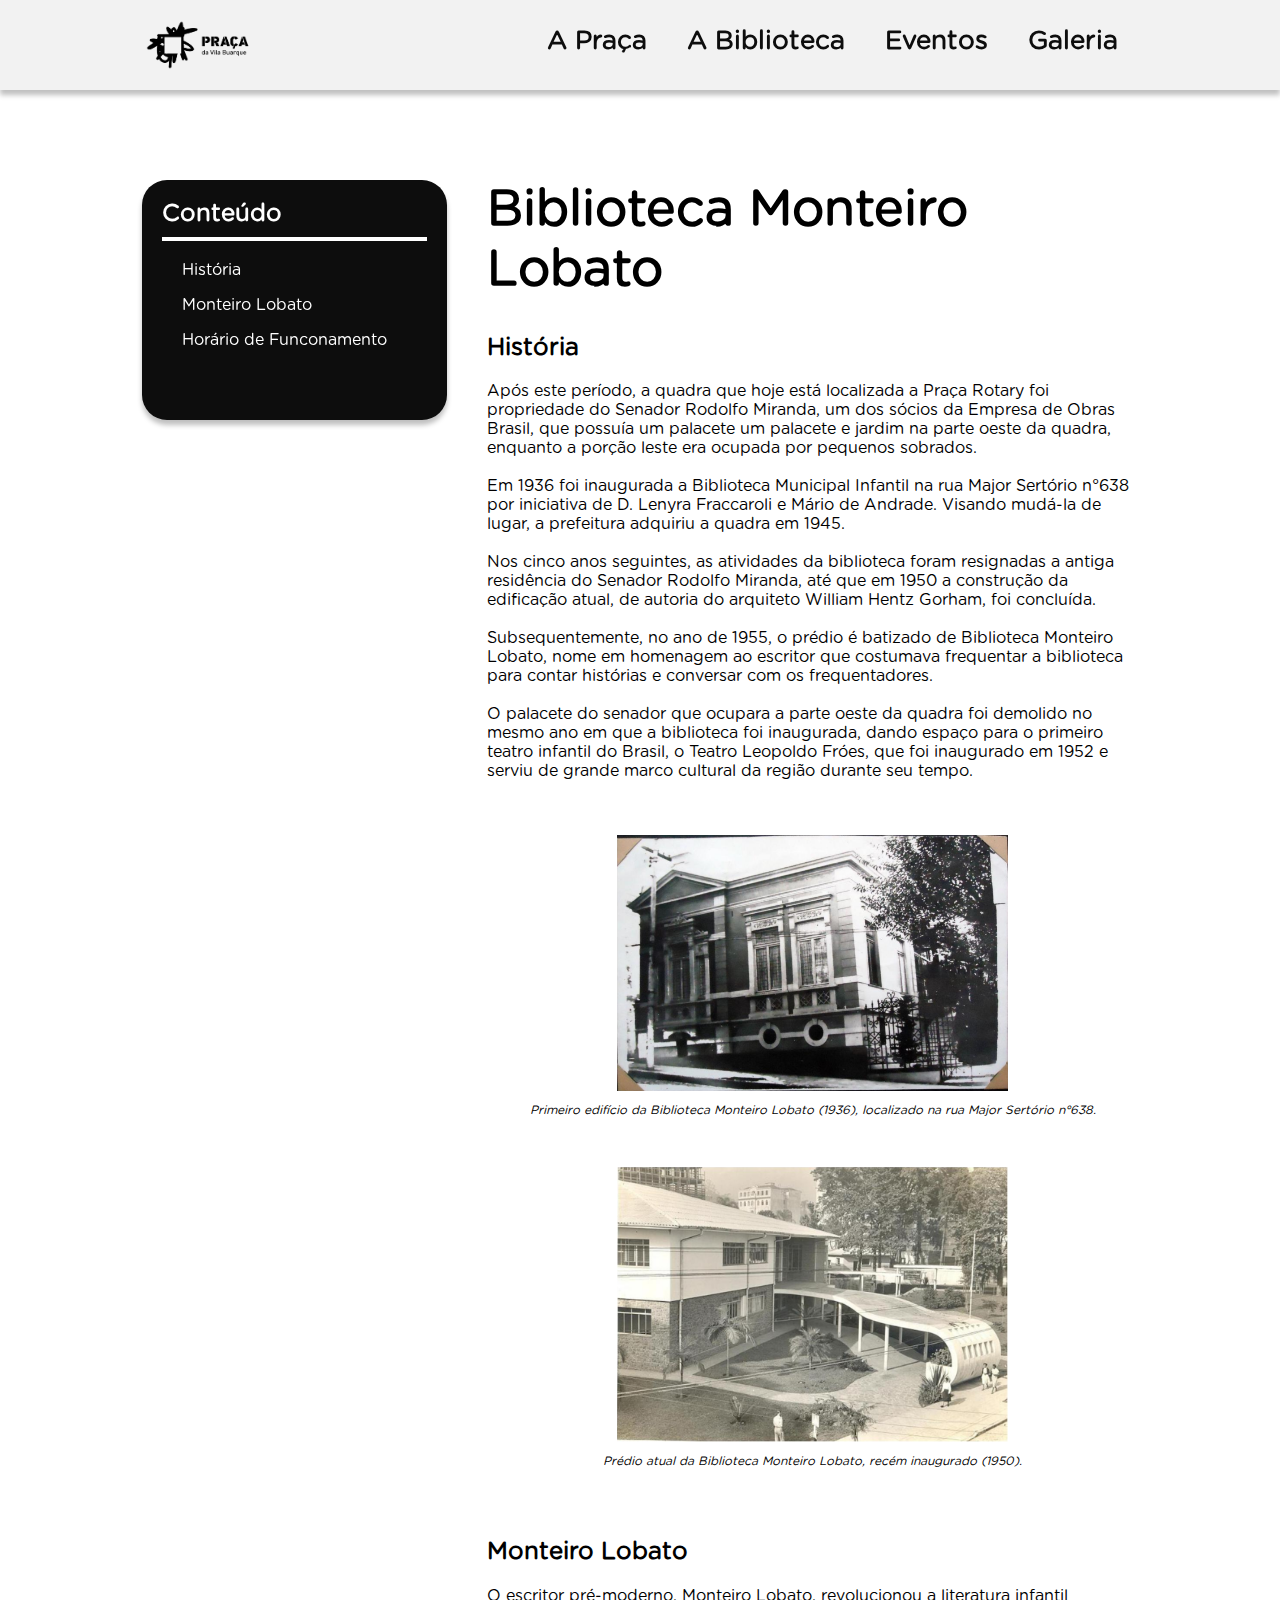
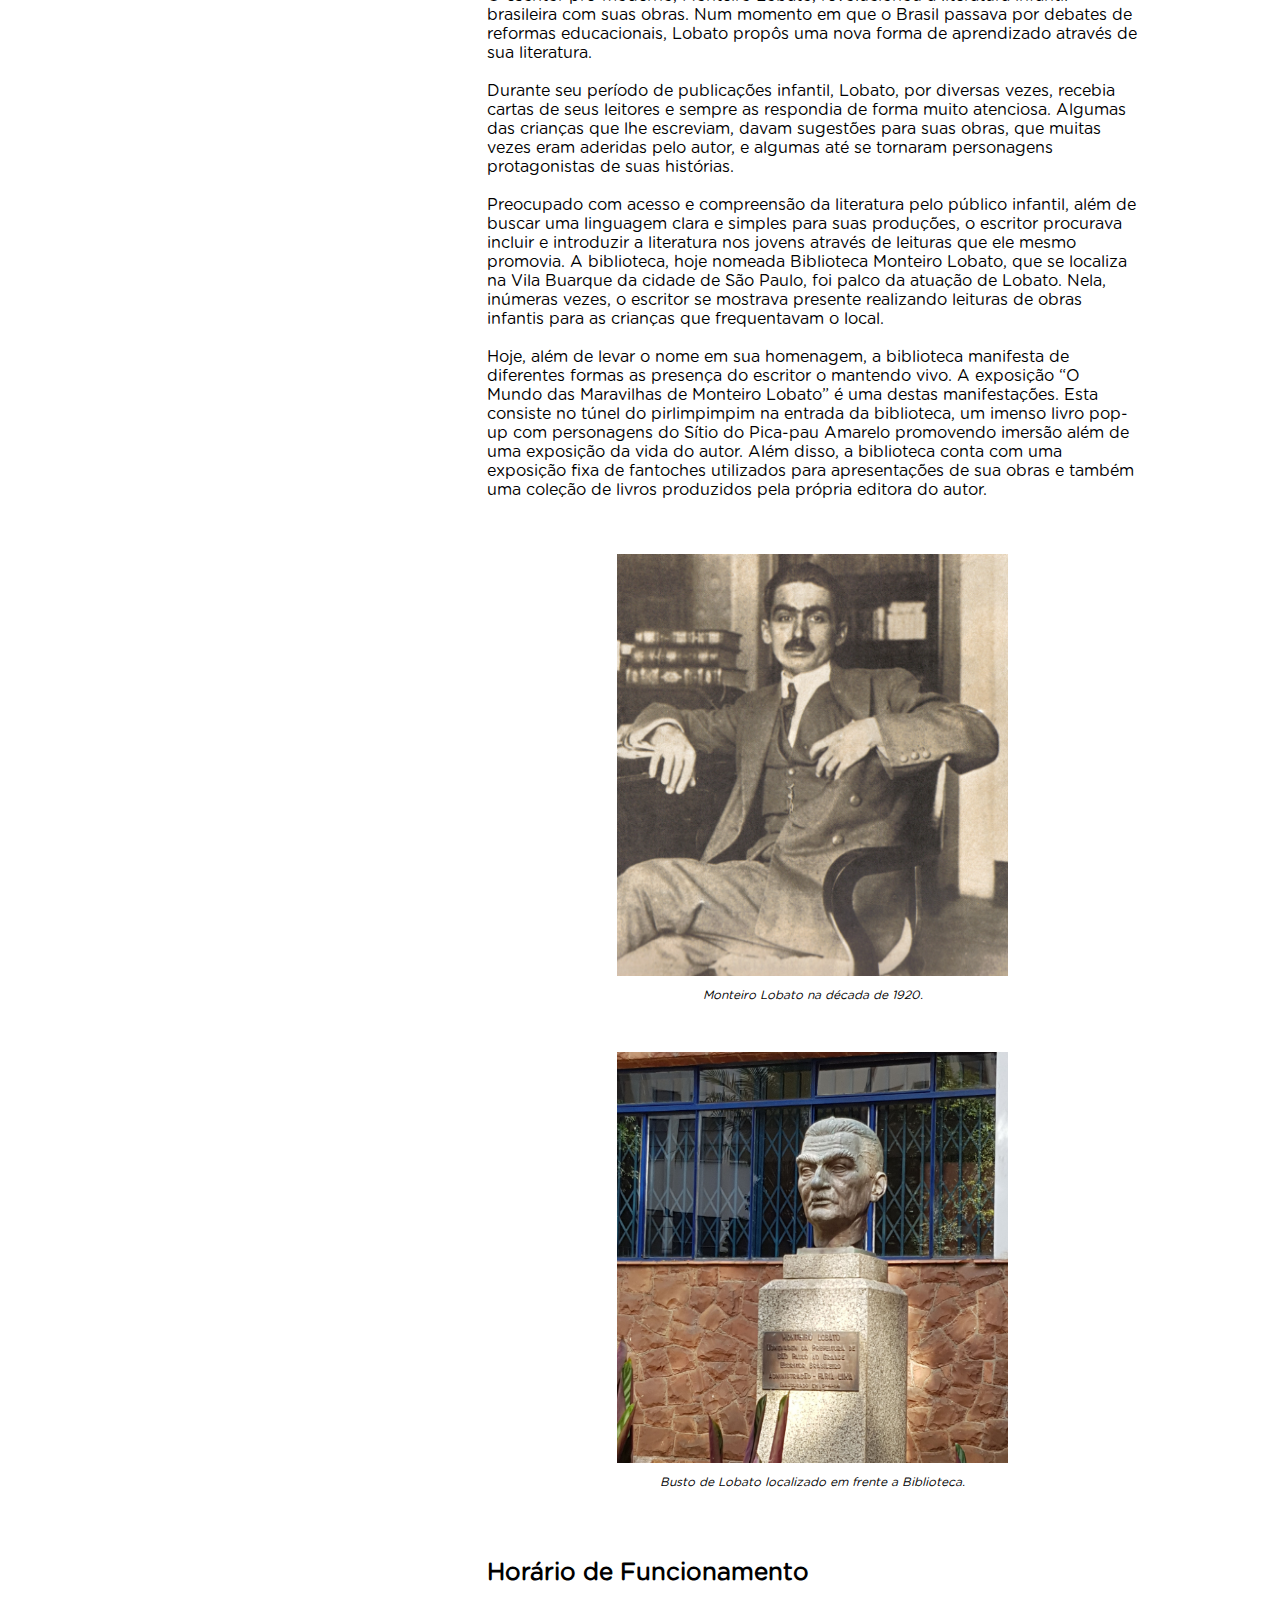
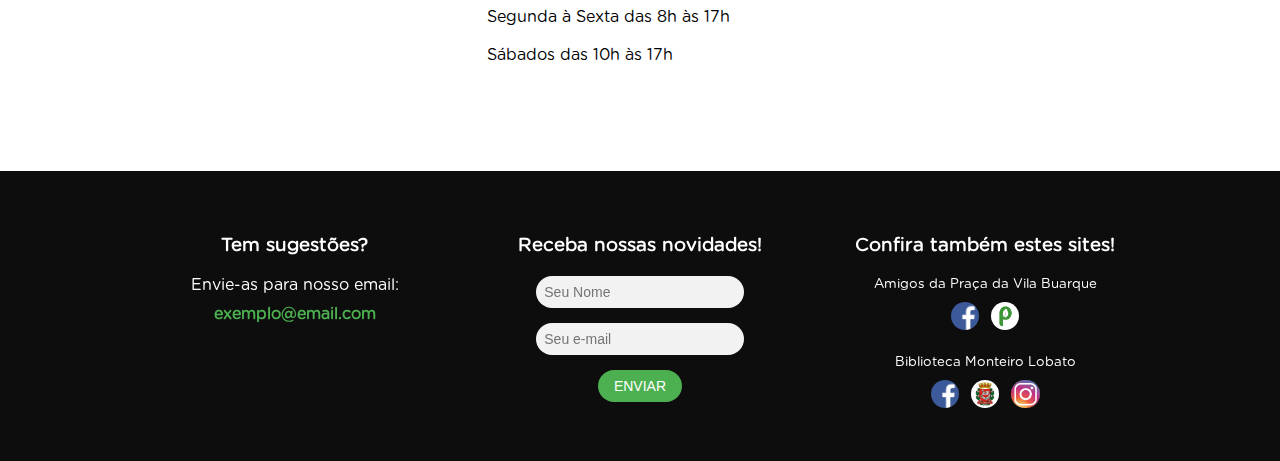
<file: biblioteca.html>
<html>
	<head>
		<title>Praça da Vila Buarque</title>
		<link rel="stylesheet" type="text/CSS" href="estilo.css">
		<meta lange="pt-BR" />
		<meta charset="utf-8"/>
	</head>

  <body>
		<div class="grid">

			<header></header>

			<div class="headermenu">
					<ul class="navigation-menu">

						<div class="headerlogo">
							<li><a href="index.html"><img id="logo" src="assets/Logo.png"></a></li>
						</div>

						<div class="headerlinks">
							<li>
								<a href="praca.html">A Praça</a>
								<ul class="navigation-sub-menu">
									<li><a href="praca.html#praca_historia">História</a></li>
									<li><a href="praca.html#praca_como">Como Chegar</a></li>
									<li><a href="praca.html#praca_horario">Horário de Funcionamento</a></li>
								</ul>
							</li>

							<li>
								<a href="biblioteca.html">A Biblioteca</a>
								<ul class="navigation-sub-menu">
									<li><a href="biblioteca.html#biblioteca_historia">História</a></li>
									<li><a href="biblioteca.html#biblioteca_lobato">Monteiro Lobato</a></li>
									<li><a href="biblioteca.html#biblioteca_horario">Horário de Funcionamento</a></li>
								</ul>
							</li>

							<li>
								<a href="">Eventos</a>
								<ul class="navigation-sub-menu">
									<li><a href="">Linha do Tempo</a></li>
									<li><a href="">Divulgue seu evento!</a></li>
								</ul>
							</li>

							<li>
								<a href="">Galeria</a>
								<ul class="navigation-sub-menu">
									<li><a href="galeria 1.html">Eventos Passados</a></li>
									<li><a href="galeria 2.html">Fotos Históricas</a></li>
									<li><a href="galeria 3.html">Praça</a></li>
									<li><a href="galeria 4.html">Biblioteca</a></li>
								</ul>
							</li>

						</div>
					</ul>
				</div>



			<div class="Sidebar">
				<h2> Conteúdo </h2>
				<p><a href="#biblioteca_historia">História</a></p>
				<p><a href="#biblioteca_lobato">Monteiro Lobato</a></p>
				<p><a href="#biblioteca_horario">Horário de Funconamento</a></p>
			</div>


			<div class="Conteudo">
				<h1> Biblioteca Monteiro Lobato </h1>
				<h2 id="biblioteca_historia"> História </h2>
				<p>
					Após este período, a quadra que hoje está localizada a Praça Rotary foi propriedade do Senador Rodolfo Miranda, um dos sócios da Empresa de Obras Brasil, que possuía um palacete um palacete e jardim na parte oeste da quadra, enquanto a porção leste era ocupada por pequenos sobrados.
					<br><br>
					Em 1936 foi inaugurada a Biblioteca Municipal Infantil na rua Major Sertório n°638 por iniciativa de D. Lenyra Fraccaroli e Mário de Andrade. Visando mudá-la de lugar, a prefeitura adquiriu a quadra em 1945.
					<br><br>
					Nos cinco anos seguintes, as atividades da biblioteca foram resignadas a antiga residência do Senador Rodolfo Miranda, até que em 1950 a construção da edificação atual, de autoria do arquiteto William Hentz Gorham, foi concluída.
					<br><br>
					Subsequentemente, no ano de 1955, o prédio é batizado de Biblioteca Monteiro Lobato, nome em homenagem ao escritor que costumava frequentar a biblioteca para contar histórias e conversar com os frequentadores.
					<br><br>
					O palacete do senador que ocupara a parte oeste da quadra foi demolido no mesmo ano em que a biblioteca foi inaugurada, dando espaço para o primeiro teatro infantil do Brasil, o Teatro Leopoldo Fróes, que foi inaugurado em 1952 e serviu de grande marco cultural da região durante seu tempo.
				</p>
				<br><br>
				<img id="imagemhistoria" src="assets/Biblioteca 1.png">
				<p id="legenda"> Primeiro edifício da Biblioteca Monteiro Lobato (1936), localizado na rua Major Sertório n°638. </p>
				<br><br>
				<img id="imagemhistoria" src="assets/Biblioteca 2.png">
				<p id="legenda">Prédio atual da Biblioteca Monteiro Lobato, recém inaugurado (1950).</p>
				<br><br>
				<h2 id="biblioteca_lobato"> Monteiro Lobato </h2>
				<p>
					O escritor pré-moderno, Monteiro Lobato, revolucionou a literatura infantil brasileira com suas obras. Num momento em que o Brasil passava por debates de reformas educacionais, Lobato propôs uma nova forma de aprendizado através de sua literatura.
					<br><br>
					Durante seu período de publicações infantil, Lobato, por diversas vezes, recebia cartas de seus leitores e sempre  as respondia de forma muito atenciosa. Algumas das crianças que lhe escreviam, davam sugestões para suas obras, que muitas vezes eram aderidas pelo autor, e algumas até se tornaram personagens protagonistas de suas histórias.
					<br><br>
					Preocupado com  acesso e compreensão da literatura pelo público infantil, além de buscar uma linguagem clara e simples para suas produções, o escritor procurava incluir e introduzir a literatura nos jovens através de leituras que ele mesmo promovia. A biblioteca, hoje nomeada Biblioteca Monteiro Lobato, que se localiza na Vila Buarque da cidade de São Paulo, foi palco da atuação de Lobato. Nela, inúmeras vezes, o escritor se mostrava presente realizando leituras de obras infantis para as crianças que frequentavam o local.
					<br><br>
					Hoje, além de levar o nome em sua homenagem, a biblioteca manifesta de diferentes formas as presença do escritor o mantendo vivo. A exposição “O Mundo das Maravilhas de Monteiro Lobato” é uma destas manifestações. Esta consiste no túnel do pirlimpimpim na entrada da biblioteca, um imenso livro pop-up com personagens do Sítio do Pica-pau Amarelo promovendo imersão  além de uma exposição da vida do autor. Além disso, a biblioteca conta com uma exposição fixa de fantoches utilizados para apresentações de sua obras e também uma coleção de livros produzidos pela própria editora do autor.
				</p>
				<br><br>
				<img id="imagemhistoria" src="assets/Monteiro Lobato 1.jpg">
				<p id="legenda">Monteiro Lobato na década de 1920.</p>
				<br><br>
				<img id="imagemhistoria" src="assets/Monteiro Lobato 2.jpeg">
				<p id="legenda">Busto de Lobato localizado em frente a Biblioteca.</p>
				<br><br>
				<h2 id="biblioteca_horario"> Horário de Funcionamento </h2>
				<p>
					Segunda à Sexta das 8h às 17h
					<br><br>
					Sábados das 10h às 17h
				</p>
			</div>




			<footer></footer>

			<div class="sugestoes">
				<h3>Tem sugestões?</h3>
				<p>
					Envie-as para nosso email:
					<div id="email">exemplo@email.com</div>
				</p>
			</div>

			<div class="novidades">
				<h3>Receba nossas novidades!</h3>
				<form class="login-form">
					<input type="text" placeholder="Seu Nome"/><br>
					<input type="text" placeholder="Seu e-mail"/><br>
					<button>Enviar</button>
				</form>
			</div>

			<div class="parceiros">
				<h3>Confira também estes sites!</h3>
				<h5>Amigos da Praça da Vila Buarque</h5>
				<a href="https://pt-br.facebook.com/pg/pracadavilabuarque" target="_blank"> <img src="assets/Ícone - Facebook.png" id="icone_parceiro"></a>
				<a href="https://vilabuarque.pracas.co/" target="_blank"> <img src="assets/Ícone - praca.png" id="icone_parceiro"></a><br>
				<h5>Biblioteca Monteiro Lobato</h5>
				<a href="https://pt-br.facebook.com/bijmlobato/" target="_blank"> <img src="assets/Ícone - Facebook.png" id="icone_parceiro"></a>
				<a href="https://www.prefeitura.sp.gov.br/cidade/secretarias/cultura/bibliotecas/monteiro_lobato/" target="_blank"> <img src="assets/Ícone - Prefeitura.png" id="icone_parceiro"></a>
				<a href="https://www.instagram.com/bibliotecaijmonteirolobato/" target="_blank"> <img src="assets/Ícone - Instagram.png" id="icone_parceiro"></a>
			</div>



		</div>
  </body>
</html>
</file>
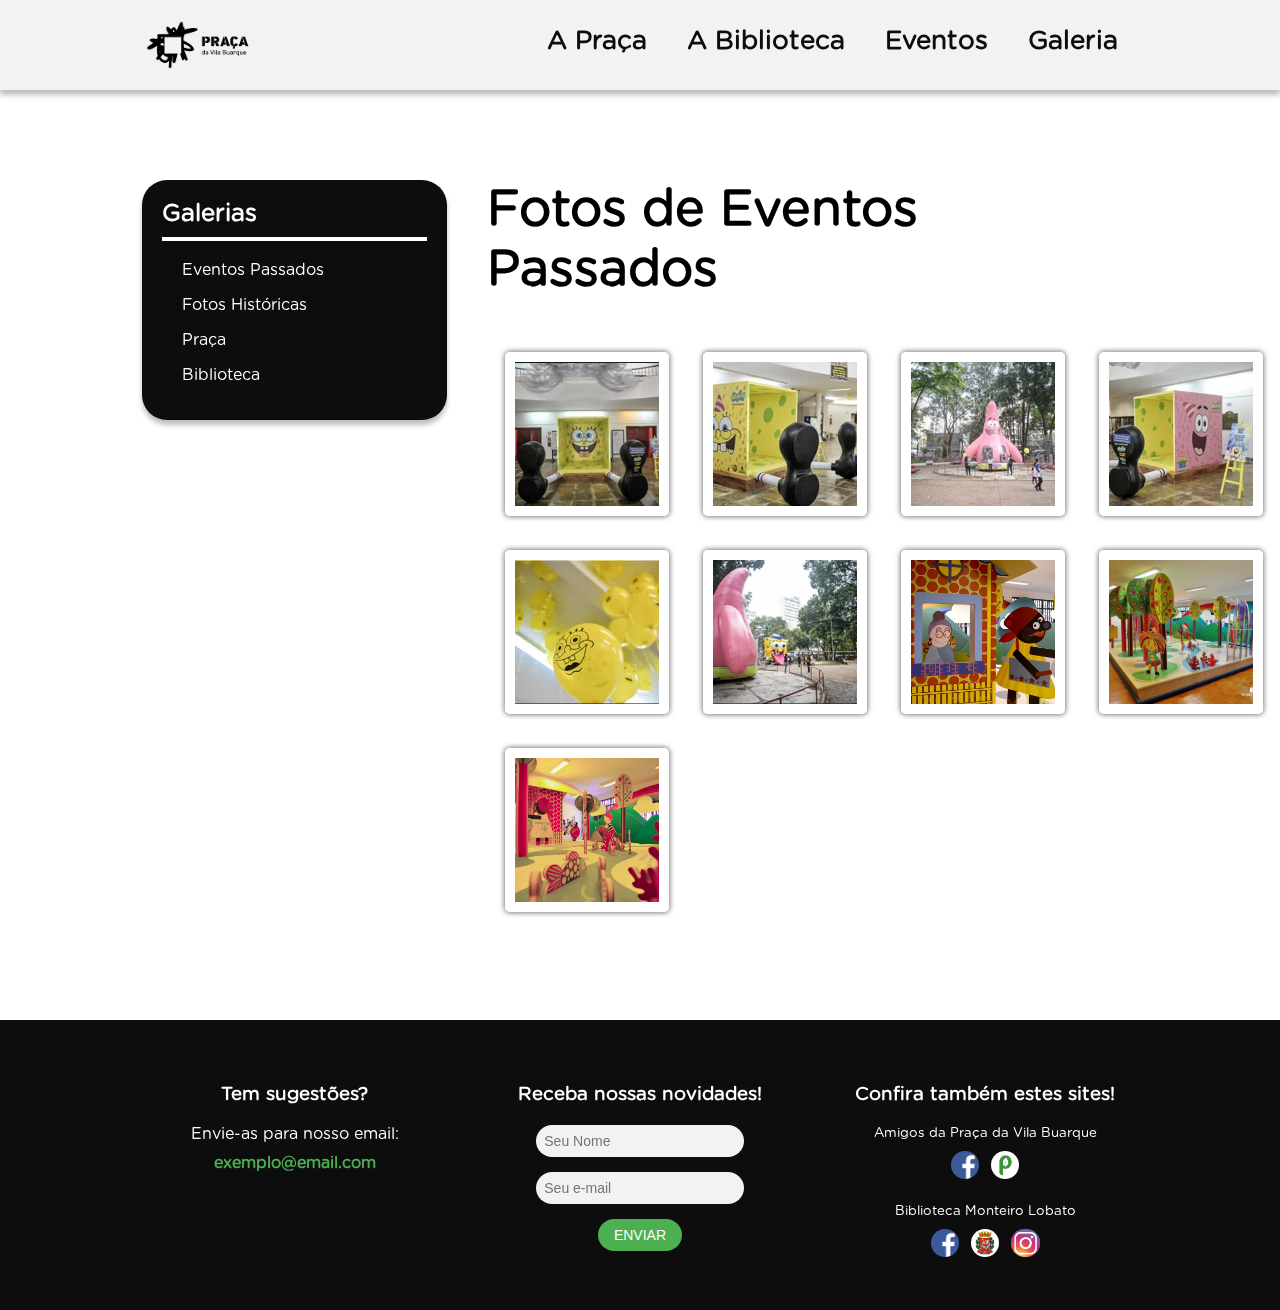
<file: galeria 1.html>
<html>
	<head>
		<title>Praça da Vila Buarque</title>
		<link rel="stylesheet" type="text/CSS" href="estilo.css">
		<meta lange="pt-BR" />
		<meta charset="utf-8"/>
	</head>

  <body>
		<div class="grid">

			<header></header>

			<div class="headermenu">
					<ul class="navigation-menu">

						<div class="headerlogo">
							<li><a href="index.html"><img id="logo" src="assets/Logo.png"></a></li>
						</div>

						<div class="headerlinks">
							<li>
								<a href="praca.html">A Praça</a>
								<ul class="navigation-sub-menu">
									<li><a href="praca.html#praca_historia">História</a></li>
									<li><a href="praca.html#praca_como">Como Chegar</a></li>
									<li><a href="praca.html#praca_horario">Horário de Funcionamento</a></li>
								</ul>
							</li>

							<li>
								<a href="biblioteca.html">A Biblioteca</a>
								<ul class="navigation-sub-menu">
									<li><a href="biblioteca.html#biblioteca_historia">História</a></li>
									<li><a href="biblioteca.html#biblioteca_lobato">Monteiro Lobato</a></li>
									<li><a href="biblioteca.html#biblioteca_horario">Horário de Funcionamento</a></li>
								</ul>
							</li>

							<li>
								<a href="">Eventos</a>
								<ul class="navigation-sub-menu">
									<li><a href="">Linha do Tempo</a></li>
									<li><a href="">Divulgue seu evento!</a></li>
								</ul>
							</li>

							<li>
								<a href="">Galeria</a>
								<ul class="navigation-sub-menu">
									<li><a href="galeria 1.html">Eventos Passados</a></li>
									<li><a href="galeria 2.html">Fotos Históricas</a></li>
									<li><a href="galeria 3.html">Praça</a></li>
									<li><a href="galeria 4.html">Biblioteca</a></li>
								</ul>
							</li>

						</div>
					</ul>
				</div>



			<div class="Sidebar">
				<h2> Galerias </h2>
				<p><a href="galeria 1.html">Eventos Passados</a></p>
				<p><a href="galeria 2.html">Fotos Históricas</a></p>
				<p><a href="galeria 3.html">Praça</a></p>
				<p><a href="galeria 4.html">Biblioteca</a></p>
			</div>


			<div class="Conteudo">
				<h1> Fotos de Eventos Passados </h1>
				<table>
					<tr>
						<td><img src="galeria/eventospassados1.jpg"></td>
						<td><img src="galeria/eventospassados2.jpg"></td>
						<td><img src="galeria/eventospassados3.jpg"></td>
						<td><img src="galeria/eventospassados4.jpg"></td>
					</tr>
					<tr>
						<td><img src="galeria/eventospassados5.jpg"></td>
						<td><img src="galeria/eventospassados6.jpg"></td>
						<td><img src="galeria/eventospassados7.jpeg"></td>
						<td><img src="galeria/eventospassados8.jpg"></td>
					</tr>
					<tr>
						<td><img src="galeria/eventospassados9.jpg"></td>
					</tr>
				</table>
			</div>




			<footer></footer>

			<div class="sugestoes">
				<h3>Tem sugestões?</h3>
				<p>
					Envie-as para nosso email:
					<div id="email">exemplo@email.com</div>
				</p>
			</div>

			<div class="novidades">
				<h3>Receba nossas novidades!</h3>
				<form class="login-form">
					<input type="text" placeholder="Seu Nome"/><br>
					<input type="text" placeholder="Seu e-mail"/><br>
					<button>Enviar</button>
				</form>
			</div>

			<div class="parceiros">
				<h3>Confira também estes sites!</h3>
				<h5>Amigos da Praça da Vila Buarque</h5>
				<a href="https://pt-br.facebook.com/pg/pracadavilabuarque" target="_blank"> <img src="assets/Ícone - Facebook.png" id="icone_parceiro"></a>
				<a href="https://vilabuarque.pracas.co/" target="_blank"> <img src="assets/Ícone - praca.png" id="icone_parceiro"></a><br>
				<h5>Biblioteca Monteiro Lobato</h5>
				<a href="https://pt-br.facebook.com/bijmlobato/" target="_blank"> <img src="assets/Ícone - Facebook.png" id="icone_parceiro"></a>
				<a href="https://www.prefeitura.sp.gov.br/cidade/secretarias/cultura/bibliotecas/monteiro_lobato/" target="_blank"> <img src="assets/Ícone - Prefeitura.png" id="icone_parceiro"></a>
				<a href="https://www.instagram.com/bibliotecaijmonteirolobato/" target="_blank"> <img src="assets/Ícone - Instagram.png" id="icone_parceiro"></a>
			</div>



		</div>
  </body>
</html>
</file>
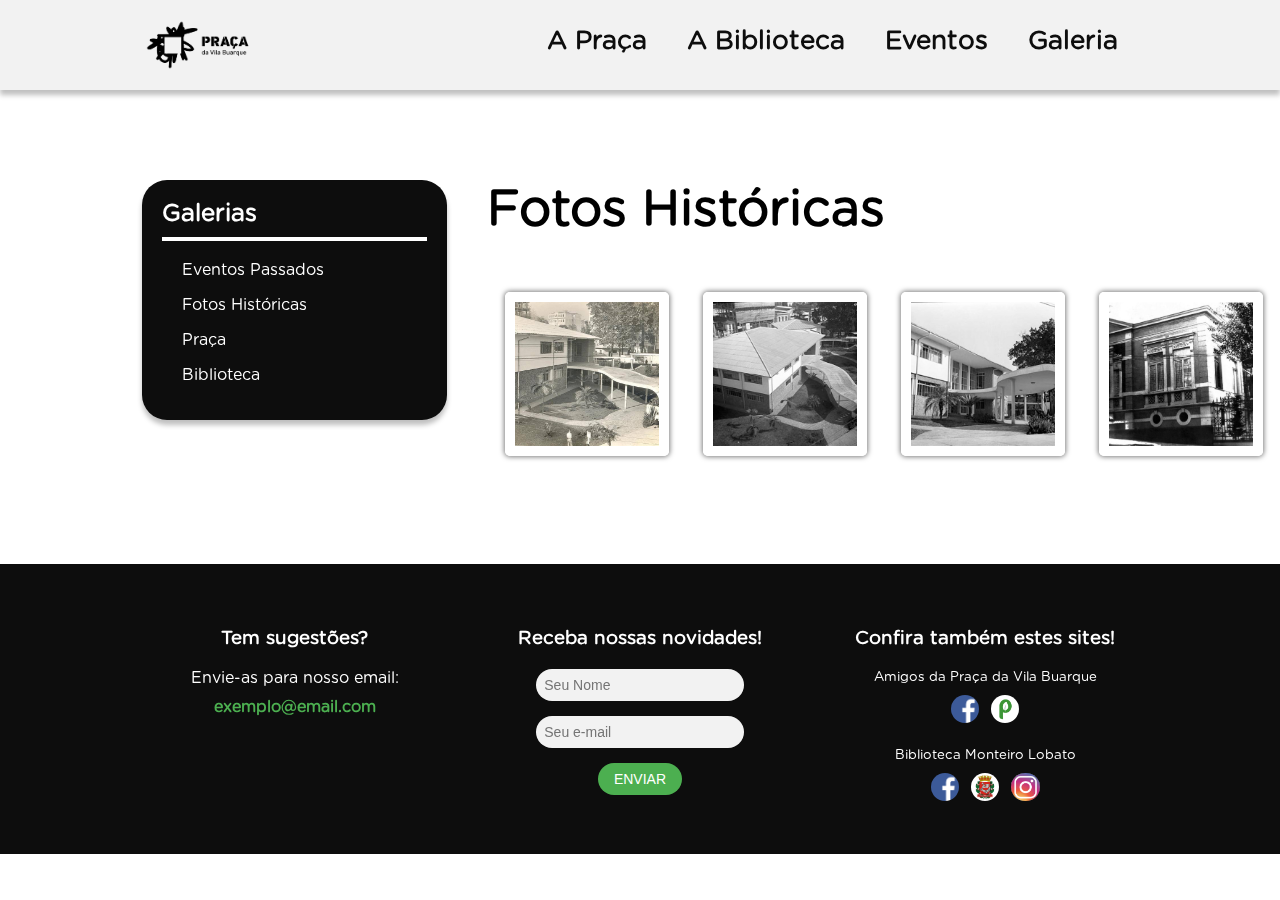
<file: galeria 2.html>
<html>
	<head>
		<title>Praça da Vila Buarque</title>
		<link rel="stylesheet" type="text/CSS" href="estilo.css">
		<meta lange="pt-BR" />
		<meta charset="utf-8"/>
	</head>

  <body>
		<div class="grid">

			<header></header>

			<div class="headermenu">
					<ul class="navigation-menu">

						<div class="headerlogo">
							<li><a href="index.html"><img id="logo" src="assets/Logo.png"></a></li>
						</div>

						<div class="headerlinks">
							<li>
								<a href="praca.html">A Praça</a>
								<ul class="navigation-sub-menu">
									<li><a href="praca.html#praca_historia">História</a></li>
									<li><a href="praca.html#praca_como">Como Chegar</a></li>
									<li><a href="praca.html#praca_horario">Horário de Funcionamento</a></li>
								</ul>
							</li>

							<li>
								<a href="biblioteca.html">A Biblioteca</a>
								<ul class="navigation-sub-menu">
									<li><a href="biblioteca.html#biblioteca_historia">História</a></li>
									<li><a href="biblioteca.html#biblioteca_lobato">Monteiro Lobato</a></li>
									<li><a href="biblioteca.html#biblioteca_horario">Horário de Funcionamento</a></li>
								</ul>
							</li>

							<li>
								<a href="">Eventos</a>
								<ul class="navigation-sub-menu">
									<li><a href="">Linha do Tempo</a></li>
									<li><a href="">Divulgue seu evento!</a></li>
								</ul>
							</li>

							<li>
								<a href="">Galeria</a>
								<ul class="navigation-sub-menu">
									<li><a href="galeria 1.html">Eventos Passados</a></li>
									<li><a href="galeria 2.html">Fotos Históricas</a></li>
									<li><a href="galeria 3.html">Praça</a></li>
									<li><a href="galeria 4.html">Biblioteca</a></li>
								</ul>
							</li>

						</div>
					</ul>
				</div>



			<div class="Sidebar">
				<h2> Galerias </h2>
				<p><a href="galeria 1.html">Eventos Passados</a></p>
				<p><a href="galeria 2.html">Fotos Históricas</a></p>
				<p><a href="galeria 3.html">Praça</a></p>
				<p><a href="galeria 4.html">Biblioteca</a></p>
			</div>


			<div class="Conteudo">
				<h1> Fotos Históricas </h1>
				<table>
					<tr>
						<td><img src="galeria/historia1.jpg"></td>
						<td><img src="galeria/historia2.jpg"></td>
						<td><img src="galeria/historia3.jpg"></td>
						<td><img src="galeria/historia4.jpg"></td>
					</tr>
			</table>
			</div>




			<footer></footer>

			<div class="sugestoes">
				<h3>Tem sugestões?</h3>
				<p>
					Envie-as para nosso email:
					<div id="email">exemplo@email.com</div>
				</p>
			</div>

			<div class="novidades">
				<h3>Receba nossas novidades!</h3>
				<form class="login-form">
					<input type="text" placeholder="Seu Nome"/><br>
					<input type="text" placeholder="Seu e-mail"/><br>
					<button>Enviar</button>
				</form>
			</div>

			<div class="parceiros">
				<h3>Confira também estes sites!</h3>
				<h5>Amigos da Praça da Vila Buarque</h5>
				<a href="https://pt-br.facebook.com/pg/pracadavilabuarque" target="_blank"> <img src="assets/Ícone - Facebook.png" id="icone_parceiro"></a>
				<a href="https://vilabuarque.pracas.co/" target="_blank"> <img src="assets/Ícone - praca.png" id="icone_parceiro"></a><br>
				<h5>Biblioteca Monteiro Lobato</h5>
				<a href="https://pt-br.facebook.com/bijmlobato/" target="_blank"> <img src="assets/Ícone - Facebook.png" id="icone_parceiro"></a>
				<a href="https://www.prefeitura.sp.gov.br/cidade/secretarias/cultura/bibliotecas/monteiro_lobato/" target="_blank"> <img src="assets/Ícone - Prefeitura.png" id="icone_parceiro"></a>
				<a href="https://www.instagram.com/bibliotecaijmonteirolobato/" target="_blank"> <img src="assets/Ícone - Instagram.png" id="icone_parceiro"></a>
			</div>



		</div>
  </body>
</html>
</file>
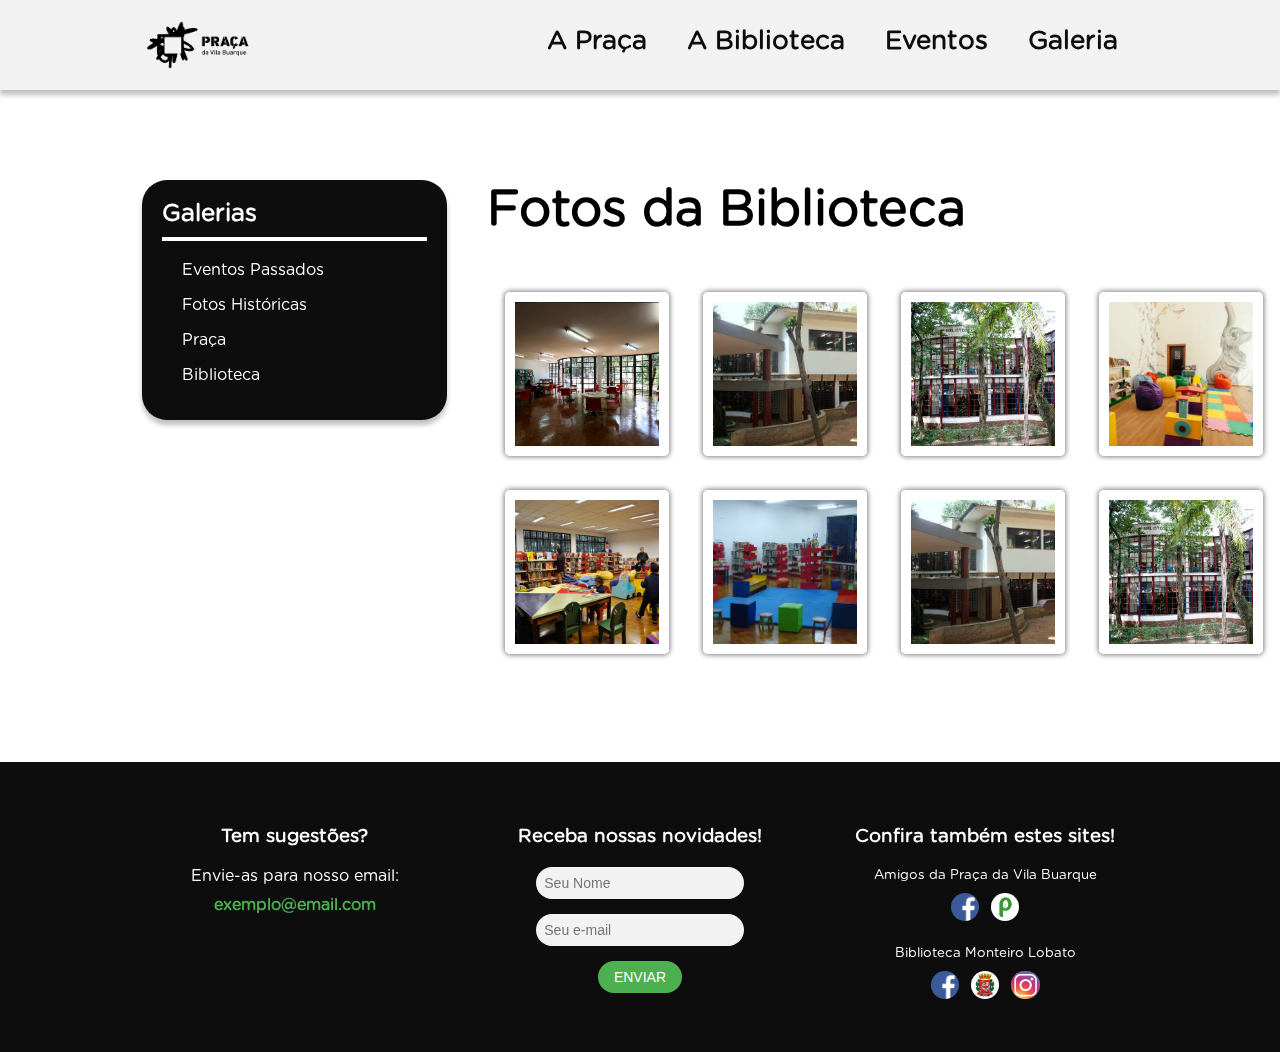
<file: galeria 4.html>
<html>
	<head>
		<title>Praça da Vila Buarque</title>
		<link rel="stylesheet" type="text/CSS" href="estilo.css">
		<meta lange="pt-BR" />
		<meta charset="utf-8"/>
	</head>

  <body>
		<div class="grid">

			<header></header>

			<div class="headermenu">
					<ul class="navigation-menu">

						<div class="headerlogo">
							<li><a href="index.html"><img id="logo" src="assets/Logo.png"></a></li>
						</div>

						<div class="headerlinks">
							<li>
								<a href="praca.html">A Praça</a>
								<ul class="navigation-sub-menu">
									<li><a href="praca.html#praca_historia">História</a></li>
									<li><a href="praca.html#praca_como">Como Chegar</a></li>
									<li><a href="praca.html#praca_horario">Horário de Funcionamento</a></li>
								</ul>
							</li>

							<li>
								<a href="biblioteca.html">A Biblioteca</a>
								<ul class="navigation-sub-menu">
									<li><a href="biblioteca.html#biblioteca_historia">História</a></li>
									<li><a href="biblioteca.html#biblioteca_lobato">Monteiro Lobato</a></li>
									<li><a href="biblioteca.html#biblioteca_horario">Horário de Funcionamento</a></li>
								</ul>
							</li>

							<li>
								<a href="">Eventos</a>
								<ul class="navigation-sub-menu">
									<li><a href="">Linha do Tempo</a></li>
									<li><a href="">Divulgue seu evento!</a></li>
								</ul>
							</li>

							<li>
								<a href="">Galeria</a>
								<ul class="navigation-sub-menu">
									<li><a href="galeria 1.html">Eventos Passados</a></li>
									<li><a href="galeria 2.html">Fotos Históricas</a></li>
									<li><a href="galeria 3.html">Praça</a></li>
									<li><a href="galeria 4.html">Biblioteca</a></li>
								</ul>
							</li>

						</div>
					</ul>
				</div>



			<div class="Sidebar">
				<h2> Galerias </h2>
				<p><a href="galeria 1.html">Eventos Passados</a></p>
				<p><a href="galeria 2.html">Fotos Históricas</a></p>
				<p><a href="galeria 3.html">Praça</a></p>
				<p><a href="galeria 4.html">Biblioteca</a></p>
			</div>


			<div class="Conteudo">
				<h1> Fotos da Biblioteca </h1>
				<table>
					<tr>
						<td><img src="galeria/biblioteca1.jpg"></td>
						<td><img src="galeria/biblioteca2.jpg"></td>
						<td><img src="galeria/biblioteca3.jpg"></td>
						<td><img src="galeria/biblioteca4.jpeg"></td>
					</tr>
					<tr>
						<td><img src="galeria/biblioteca5.jpg"></td>
						<td><img src="galeria/biblioteca6.jpg"></td>
						<td><img src="galeria/biblioteca2.jpg"></td>
						<td><img src="galeria/biblioteca3.jpg"></td>
					</tr>
				</table>
			</div>




			<footer></footer>

			<div class="sugestoes">
				<h3>Tem sugestões?</h3>
				<p>
					Envie-as para nosso email:
					<div id="email">exemplo@email.com</div>
				</p>
			</div>

			<div class="novidades">
				<h3>Receba nossas novidades!</h3>
				<form class="login-form">
					<input type="text" placeholder="Seu Nome"/><br>
					<input type="text" placeholder="Seu e-mail"/><br>
					<button>Enviar</button>
				</form>
			</div>

			<div class="parceiros">
				<h3>Confira também estes sites!</h3>
				<h5>Amigos da Praça da Vila Buarque</h5>
				<a href="https://pt-br.facebook.com/pg/pracadavilabuarque" target="_blank"> <img src="assets/Ícone - Facebook.png" id="icone_parceiro"></a>
				<a href="https://vilabuarque.pracas.co/" target="_blank"> <img src="assets/Ícone - praca.png" id="icone_parceiro"></a><br>
				<h5>Biblioteca Monteiro Lobato</h5>
				<a href="https://pt-br.facebook.com/bijmlobato/" target="_blank"> <img src="assets/Ícone - Facebook.png" id="icone_parceiro"></a>
				<a href="https://www.prefeitura.sp.gov.br/cidade/secretarias/cultura/bibliotecas/monteiro_lobato/" target="_blank"> <img src="assets/Ícone - Prefeitura.png" id="icone_parceiro"></a>
				<a href="https://www.instagram.com/bibliotecaijmonteirolobato/" target="_blank"> <img src="assets/Ícone - Instagram.png" id="icone_parceiro"></a>
			</div>



		</div>
  </body>
</html>
</file>
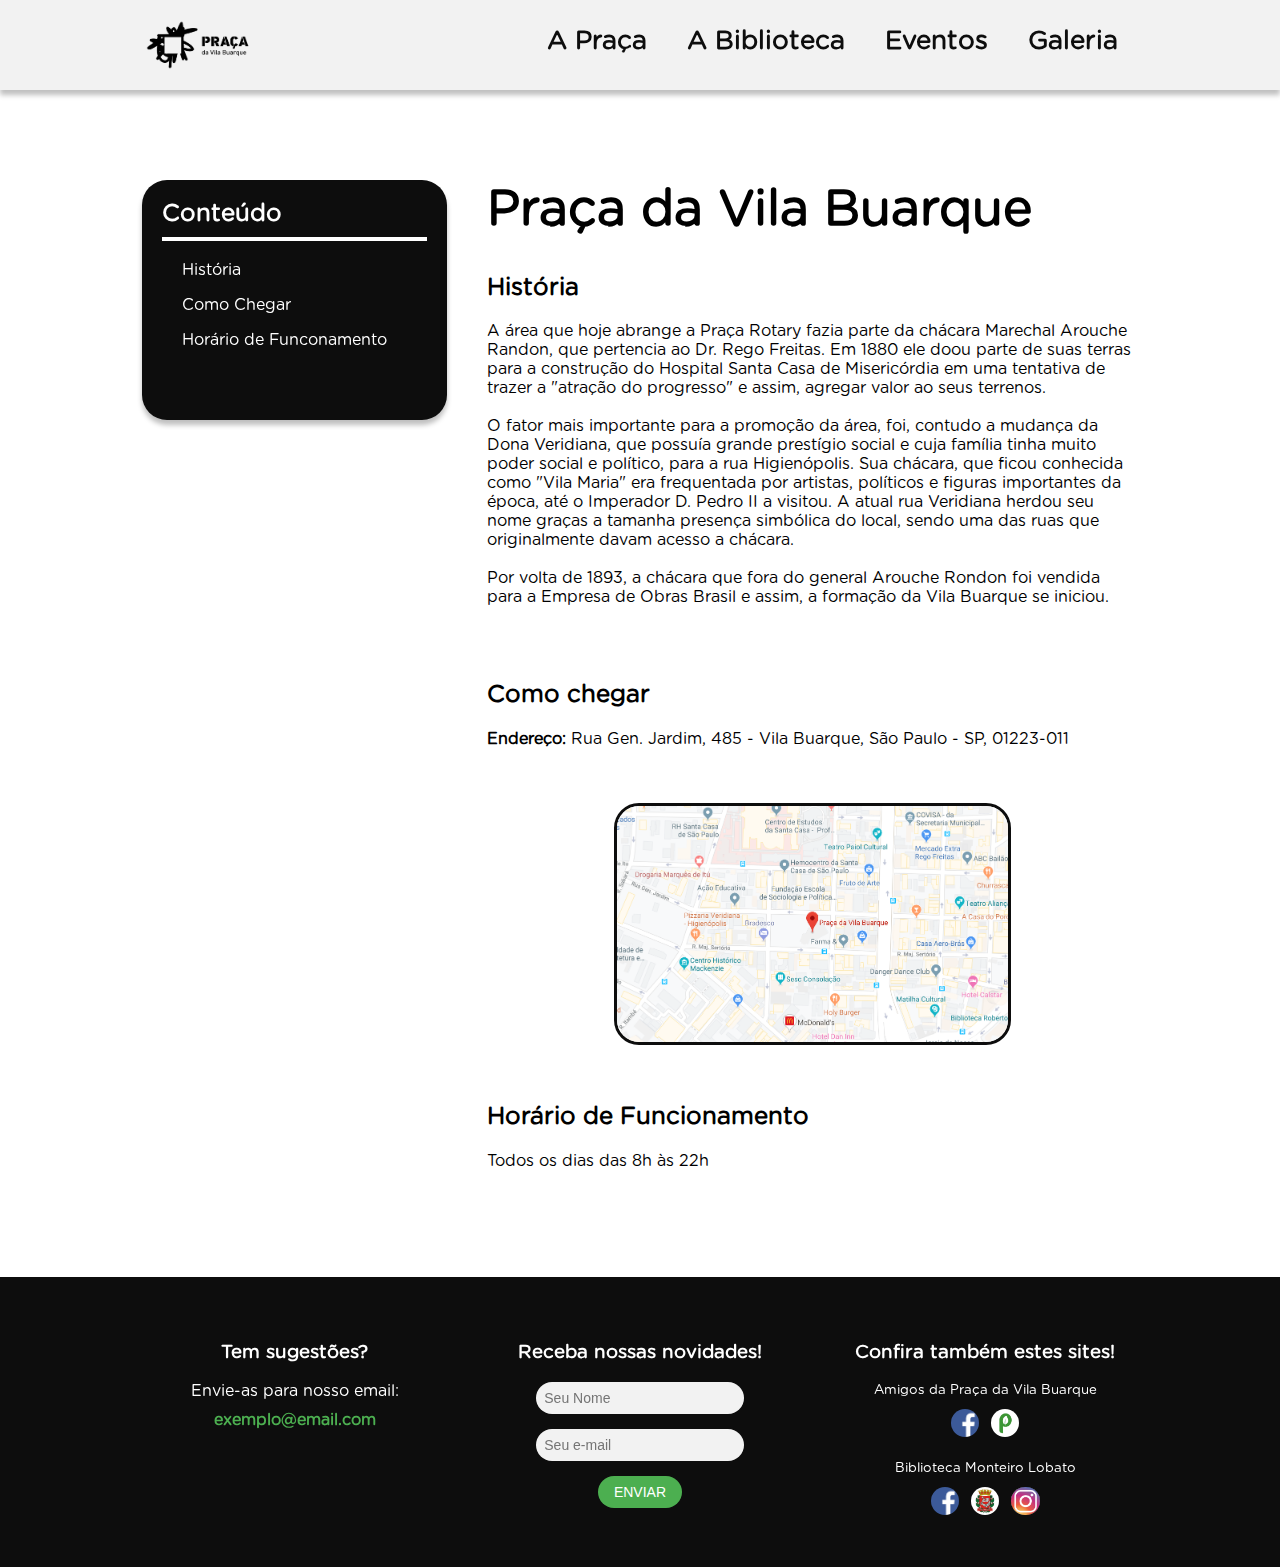
<file: praca.html>
<html>
	<head>
		<title>Praça da Vila Buarque</title>
		<link rel="stylesheet" type="text/CSS" href="estilo.css">
		<meta lange="pt-BR" />
		<meta charset="utf-8"/>
	</head>

  <body>
		<div class="grid">

			<header></header>

			<div class="headermenu">
					<ul class="navigation-menu">

						<div class="headerlogo">
							<li><a href="index.html"><img id="logo" src="assets/Logo.png"></a></li>
						</div>

						<div class="headerlinks">
							<li>
								<a href="praca.html">A Praça</a>
								<ul class="navigation-sub-menu">
									<li><a href="praca.html#praca_historia">História</a></li>
									<li><a href="praca.html#praca_como">Como Chegar</a></li>
									<li><a href="praca.html#praca_horario">Horário de Funcionamento</a></li>
								</ul>
							</li>

							<li>
								<a href="biblioteca.html">A Biblioteca</a>
								<ul class="navigation-sub-menu">
									<li><a href="biblioteca.html#biblioteca_historia">História</a></li>
									<li><a href="biblioteca.html#biblioteca_lobato">Monteiro Lobato</a></li>
									<li><a href="biblioteca.html#biblioteca_horario">Horário de Funcionamento</a></li>
								</ul>
							</li>

							<li>
								<a href="">Eventos</a>
								<ul class="navigation-sub-menu">
									<li><a href="">Linha do Tempo</a></li>
									<li><a href="">Divulgue seu evento!</a></li>
								</ul>
							</li>

							<li>
								<a href="">Galeria</a>
								<ul class="navigation-sub-menu">
									<li><a href="galeria 1.html">Eventos Passados</a></li>
									<li><a href="galeria 2.html">Fotos Históricas</a></li>
									<li><a href="galeria 3.html">Praça</a></li>
									<li><a href="galeria 4.html">Biblioteca</a></li>
								</ul>
							</li>

						</div>
					</ul>
				</div>



			<div class="Sidebar">
				<h2> Conteúdo </h2>
				<p><a href="#praca_historia">História</a></p>
				<p><a href="#praca_como">Como Chegar</a></p>
				<p><a href="#praca_horario">Horário de Funconamento</a></p>
			</div>


			<div class="Conteudo">
				<h1> Praça da Vila Buarque </h1>
				<h2 id="praca_historia"> História </h2>
				<p>
					A área que hoje abrange a Praça Rotary fazia parte da chácara Marechal Arouche Randon, que pertencia ao Dr. Rego Freitas. Em 1880 ele doou parte de suas terras para a construção do Hospital Santa Casa de Misericórdia em uma tentativa de trazer a "atração do progresso" e assim, agregar valor ao seus terrenos.
					<br><br>
					O fator mais importante para a promoção da área, foi, contudo a mudança da Dona Veridiana, que possuía grande prestígio social e cuja família tinha muito poder social e político, para a rua Higienópolis. Sua chácara, que ficou conhecida como "Vila Maria" era frequentada por artistas, políticos e figuras importantes da época, até o Imperador D. Pedro II a visitou. A atual rua Veridiana herdou seu nome graças a tamanha presença simbólica do local, sendo uma das ruas que originalmente davam acesso a chácara.
					<br><br>
					Por volta de 1893, a chácara que fora do general Arouche Rondon foi vendida para a Empresa de Obras Brasil e assim, a formação da Vila Buarque se iniciou.
				</p>
				<br><br>
				<h2 id="praca_como"> Como chegar </h2>
				<p>
					<strong>Endereço:</strong> Rua Gen. Jardim, 485 - Vila Buarque, São Paulo - SP, 01223-011
				</p>
				<br><br>
				<img id="mockupmapa" src="assets/Mockup Mapa.png">
				<br><br>
				<h2 id="praca_horario"> Horário de Funcionamento </h2>
				<p>
					Todos os dias das 8h às 22h
				</p>
			</div>




			<footer></footer>

			<div class="sugestoes">
				<h3>Tem sugestões?</h3>
				<p>
					Envie-as para nosso email:
					<div id="email">exemplo@email.com</div>
				</p>
			</div>

			<div class="novidades">
				<h3>Receba nossas novidades!</h3>
				<form class="login-form">
					<input type="text" placeholder="Seu Nome"/><br>
					<input type="text" placeholder="Seu e-mail"/><br>
					<button>Enviar</button>
				</form>
			</div>

			<div class="parceiros">
				<h3>Confira também estes sites!</h3>
				<h5>Amigos da Praça da Vila Buarque</h5>
				<a href="https://pt-br.facebook.com/pg/pracadavilabuarque" target="_blank"> <img src="assets/Ícone - Facebook.png" id="icone_parceiro"></a>
				<a href="https://vilabuarque.pracas.co/" target="_blank"> <img src="assets/Ícone - praca.png" id="icone_parceiro"></a><br>
				<h5>Biblioteca Monteiro Lobato</h5>
				<a href="https://pt-br.facebook.com/bijmlobato/" target="_blank"> <img src="assets/Ícone - Facebook.png" id="icone_parceiro"></a>
				<a href="https://www.prefeitura.sp.gov.br/cidade/secretarias/cultura/bibliotecas/monteiro_lobato/" target="_blank"> <img src="assets/Ícone - Prefeitura.png" id="icone_parceiro"></a>
				<a href="https://www.instagram.com/bibliotecaijmonteirolobato/" target="_blank"> <img src="assets/Ícone - Instagram.png" id="icone_parceiro"></a>
			</div>



		</div>
  </body>
</html>
</file>
<file: estilo.css>
/* - TIPOGRAFIA - */

@font-face {
    font-family: 'Gotham Rounded';
    src: url(fonts/gotham-rounded-book.eot);
    src: url(fonts/gotham-rounded-book.woff) format('woff'),
         url(fonts/gotham-rounded-book.svg) format('svg'),
         url(fonts/gotham-rounded-book.ttf) format('truetype');
    font-weight: normal;
    font-style: normal;
}

@fontface{
  font-family: 'Gotham Rounded';
  src: url(fonts/gotham-rounded-medium.eot);
  src: url(fonts/gotham-rounded-medium.woff) format('woff'),
       url(fonts/gotham-rounded-medium.svg) format('svg'),
       url(fonts/gotham-rounded-medium.ttf) format('truetype');
  font-weight: bold;
  font-style: normal;
}

@fontface{
  font-family: 'Gotham Rounded';
  src: url(fonts/gotham-rounded-bold.eot);
  src: url(fonts/gotham-rounded-bold.woff) format('woff'),
       url(fonts/gotham-rounded-bold.svg) format('svg'),
       url(fonts/gotham-rounded-bold.ttf) format('truetype');
  font-weight: lighter;
  font-style: normal;
}

p{
  font-weight: normal;
}

h1, h5{
  font-weight: bolder;
}

h2, h3{
  font-weight: bold;
}





/* - GRID - */

body{
  font-family: "Gotham Rounded", Arial, sans-serif;
  font-weight: bold;
  margin: 0;
}

.grid{
  display:grid;
  grid-template-areas: "header header header header header"
                       "slideshow slideshow slideshow slideshow slideshow"
                       ". eventoinicial eventoinicial eventoinicial ."
                       ". sidebar conteudo conteudo ."
                       "footer footer footer footer footer";
  grid-template-columns: 1fr 3fr 3fr 3fr 1fr;
  column-gap: 40px;
}





/* - HEADER - */

header{
  background: #f2f2f2;
  grid-area: header;
  height: 90px;
  z-index: 10;
  box-shadow: 0px 5px 5px 0 rgba(0, 0, 0, 0.25);
}

.headermenu{
  grid-area: 1 / 2 / 2 / 5;
  z-index: 50;
  padding: 0;
  align-self: center;
  z-index: 11;
}

.headerlogo{
  float: left;
  padding: 0 !important;
}

#logo{
  height: 50px;
}

ul.navigation-menu .headerlogo li a:link, .navigation-menu .headerlogo li a:visited {
  padding: 4px !important;
}

.headerlinks{
  float: right;
}

ul.navigation-menu {
  position: relative;
  margin: 0;
  padding: 0;
  list-style-type: none;
}

ul.navigation-menu li {
  float: left;
}

ul.navigation-menu li:hover {
  background-color: #bfbfbf; /*Cor de hover dos itens */
  border-radius: 25px;
}

ul.navigation-menu li a:link, .navigation-menu li a:visited {
  display: block;
  padding: 10px 20px 10px 20px;
  font-size: 26px;
  font-weight: bold;
  text-decoration: none;
  color: #0d0d0d; /*Cor do texto dos itens princiapis*/
}

ul.navigation-sub-menu {
  visibility: hidden;
  position: absolute;
  z-index: 10001;
  margin: 0px 0px 0px 0px;
  padding: 0px 0px 0px 0px;
  box-shadow: 1px 1px 2px rgba(0, 0, 0, 0.5);
  list-style-type: none;
}

ul.navigation-menu li:hover > ul.navigation-sub-menu {
  visibility: visible;
}

ul.navigation-sub-menu li {
  float: none;
}

ul.navigation-sub-menu li a:link, .navigation-sub-menu li a:visited {
  display: block;
  padding: 5px 20px 5px 20px;
  font-size: 13px;
  font-weight: normal;
  color: #0d0d0d; /*Cor do texto do submenu*/
  text-shadow: 0px 0px;
}

.navigation-menu ul {
  background: #d9d9d9; /*Cor do fundo do submenu*/
  border-radius: 15px;
  padding: 5px;
  width: auto;
}





/* - SLIDESHOW - */

.slideshow{
  grid-area: slideshow;
  height: 600px;
  margin-bottom: 90px;
}


.CSSgal {
	position: relative;
	overflow: hidden;
}

/* SLIDER */

.CSSgal .slider {
	height: 100%;
	white-space: nowrap;
	font-size: 0;
	transition: 0.8s;
}

/* SLIDES */

.CSSgal .slider > * {
	font-size: 1rem;
	display: inline-block;
	white-space: normal;
	vertical-align: top;
	height: 100%;
	width: 100%;
	background: none 50% no-repeat;
	background-size: cover;
}

/* PREV/NEXT, CONTAINERS & ANCHORS */

.CSSgal .prevNext {
	position: absolute;
	z-index: 1;
	top: 50%;
	width: 100%;
	height: 0;
}

.CSSgal .prevNext > div+div {
	visibility: hidden; /* Hide all but first P/N container */
}

.CSSgal .prevNext a {
	background: #fff;
	position: absolute;
	width:       60px;
	height:      60px;
	line-height: 60px; /* If you want to place numbers */
	text-align: center;
	opacity: 0.7;
	-webkit-transition: 0.3s;
					transition: 0.3s;
	-webkit-transform: translateY(-50%);
					transform: translateY(-50%);
	left: 0;
}
.CSSgal .prevNext a:hover {
	opacity: 1;
}
.CSSgal .prevNext a+a {
	left: auto;
	right: 0;
}

/* NAVIGATION */

.CSSgal .bullets {
	position: absolute;
	z-index: 2;
	bottom: 0;
	padding: 10px 0;
	width: 100%;
	text-align: center;
}
.CSSgal .bullets > a {
	display: inline-block;
	width:       30px;
	height:      30px;
	line-height: 30px;
	text-decoration: none;
	text-align: center;
	background: rgba(255, 255, 255, 1);
	-webkit-transition: 0.3s;
					transition: 0.3s;
}
.CSSgal .bullets > a+a {
	background: rgba(255, 255, 255, 0.5); /* Dim all but first */
}
.CSSgal .bullets > a:hover {
	background: rgba(255, 255, 255, 0.7) !important;
}

/* NAVIGATION BUTTONS */
/* ALL: */
.CSSgal >s:target ~ .bullets >* {      background: rgba(255, 255, 255, 0.5);}
/* ACTIVE */
#s1:target ~ .bullets >*:nth-child(1) {background: rgba(255, 255, 255,   1);}
#s2:target ~ .bullets >*:nth-child(2) {background: rgba(255, 255, 255,   1);}
#s3:target ~ .bullets >*:nth-child(3) {background: rgba(255, 255, 255,   1);}
#s4:target ~ .bullets >*:nth-child(4) {background: rgba(255, 255, 255,   1);}
/* More slides? Add here more rules */

/* PREV/NEXT CONTAINERS VISIBILITY */
/* ALL: */
.CSSgal >s:target ~ .prevNext >* {      visibility: hidden;}
/* ACTIVE: */
#s1:target ~ .prevNext >*:nth-child(1) {visibility: visible;}
#s2:target ~ .prevNext >*:nth-child(2) {visibility: visible;}
#s3:target ~ .prevNext >*:nth-child(3) {visibility: visible;}
#s4:target ~ .prevNext >*:nth-child(4) {visibility: visible;}
/* More slides? Add here more rules */

/* SLIDER ANIMATION POSITIONS */

#s1:target ~ .slider {transform: translateX(   0%); -webkit-transform: translateX(   0%);}
#s2:target ~ .slider {transform: translateX(-100%); -webkit-transform: translateX(-100%);}
#s3:target ~ .slider {transform: translateX(-200%); -webkit-transform: translateX(-200%);}
#s4:target ~ .slider {transform: translateX(-300%); -webkit-transform: translateX(-300%);}
/* More slides? Add here more rules */





.CSSgal a {
	border-radius: 50%;
	margin: 0 5px;
	color: rgba(0,0,0,0.8);
	text-decoration: none;
}



/*- IMAGENS DOS SLIDES - */

#imagemslide{
  width: 100%;
}






/* - EVENTOS PÁGINA PRINCIPAL - */

.eventoinicial{
  grid-area: eventoinicial;
  margin-bottom: 90px;
  display: grid;
  grid-template-areas: "titulo titulo titulo"
                       "none none none";
  grid-template-rows: 80px auto;
  grid-template-columns: 1fr 1fr 1fr;
  grid-column-gap: 40px;
}

.eventoinicial .título{
  grid-area: titulo;
  font-size: 32px;
}

.eventoinicial .caixaevento{
  background: rgba(0 0 0 0);
}








/* - CAIXA EVENTO - */

.caixaevento{
  display: grid;
  grid-template-areas: "fotoevento"
                       "infoevento";
  grid-template-columns: auto;
  grid-row-gap: 0;
  width: auto;
  margin: 0;
  box-shadow: 0 5px 5px 0 rgba(0, 0, 0, 0.4);
  border-radius: 25px;
}

.fotoevento{
  grid-area: fotoevento;
  width: 100%;
}


.nomeevento{
  grid-area: 1 / 1 / 2 / 2;
  align-self: end;
  padding: 4px 20px;
  z-index: 5;
  color: white;
  font-size: 28px;
  background-color: rgba(0, 0, 0, 0.5);
}

.infoevento{
  grid-area: infoevento;
  text-transform: uppercase;
  text-align: center;
  font-size: 14px;
  height: 45px;
  padding-left: 30px;
  padding-right: 30px;
  padding-top: 14px;
  box-sizing: border-box;
  align-self: stretch;
  display: flex;
  justify-content: space-between;
  background: #f2f2f2;
  color: #1a1a1a;
  border-radius: 0 0 25px 25px;
}

.caixaevento .foto{
  width: 371px;
  height: 210px;
  object-fit: cover;
  border-radius: 25px 25px 0 0;
}

.caixaevento .icone{
  height: 11px;
}





/*-CONTEUDO PRINCIPAL DE CADA PÁGINA - */

.conteudo{
  grid-area: conteudo;
  height: auto;
  margin-bottom: 90px;
  margin-top: 90px;
}

.conteudo h1{
  margin-top: 0;
  font-size: 50px;
}


#imagemhistoria{
  display: block;
  margin-left: auto;
  margin-right: auto;
  width: 60%;
}

#legenda{
  font-size: 12px;
  font-style: italic;
  text-align: center;
}

#mockupmapa{
  display: block;
  margin-left: auto;
  margin-right: auto;
  width: 60%;
  border-radius: 25px 25px 25px 25px;
  border: solid #0d0d0d;
}


/* - GALERIA PROVISÓRIA - */

.conteudo table{
  display: block;
  margin-left: auto;
  margin-right: auto;
}

.conteudo td{
  padding: 16px;
}

.conteudo tr img{
  width: 144px;
  height: 144px;
  object-fit: cover;
  cursor: pointer;
  border: 10px solid #fff;
  border-radius: 5px;
  box-shadow: 0px 0px 5px 1px rgba(0, 0, 0, 0.5);
}



/* - BARRA LATERAL DE NAVEGAÇÃO - */

.sidebar{
  background: #0d0d0d; /*cor da barra lateral*/
  grid-area: sidebar;
  height: 200px;
  margin-bottom: 90px;
  margin-top: 90px;
  padding: 20px;
  border-radius: 25px 25px 25px 25px;
  position: sticky;
  top: 60px;
  left: 0;
  box-shadow: 0px 5px 5px 0 rgba(0, 0, 0, 0.25);
}

.sidebar p, .sidebar a, .sidebar a:visited, .sidebar h2{
  color: white;
  text-decoration: none;
}

.sidebar h2{
  margin-top: 0;
  padding-bottom: 8px;
  border-bottom: 4px solid white;
}

.sidebar p{
  padding-left: 20px;
}

.sidebar a:hover{
  color: #4CAF50;
  font-weight: bolder;
}





/* - FOOTER - */

footer{
  background: #0d0d0d;
  grid-area: footer;
  height: 290px;
}

.sugestoes{
  grid-area: 5 / 2 / 6 / 3;
  z-index: 50;
  justify-self: center;
  text-align: center;
  padding-top: 45px;
  color: #ffffff;
}

.sugestoes p{
  margin: 0.6em;
}

#email{
  color: #4CAF50
}

.novidades{
  grid-area: 5 / 3 / 6 / 4;
  z-index: 50;
  justify-self: center;
  text-align: center;
  padding-top: 45px;
  color: #ffffff;
}

.novidades input{
  outline: 0;
  background: #f2f2f2;
  border: 0;
  margin: 0 0 15px;
  padding: 8px;
  font-size: 14px;
  box-sizing: border-box;
  border-radius: 25px;
  width: 85%;
}

.novidades button {
  text-transform: uppercase;
  outline: 0;
  background: #4CAF50;
  border: 0;
  padding: 8px 16px;
  color: #FFFFFF;
  font-size: 14px;
  border-radius: 25px;
  cursor: pointer;
}

.novidades button:hover {
  background: #3e8e41;
}

.parceiros{
  grid-area: 5 / 4 / 6 / 5;
  z-index: 50;
  justify-self: center;
  text-align: center;
  padding-top: 45px;
  color: #ffffff;
}

.parceiros h5{
  margin-top: 1.4em;
  margin-bottom: 0.7em;
  padding: 0;
  font-weight: 400;
}

#icone_parceiro{
  height: 28px;
  border-radius: 100px;
  margin: 0 3.5px;
}
</file>
